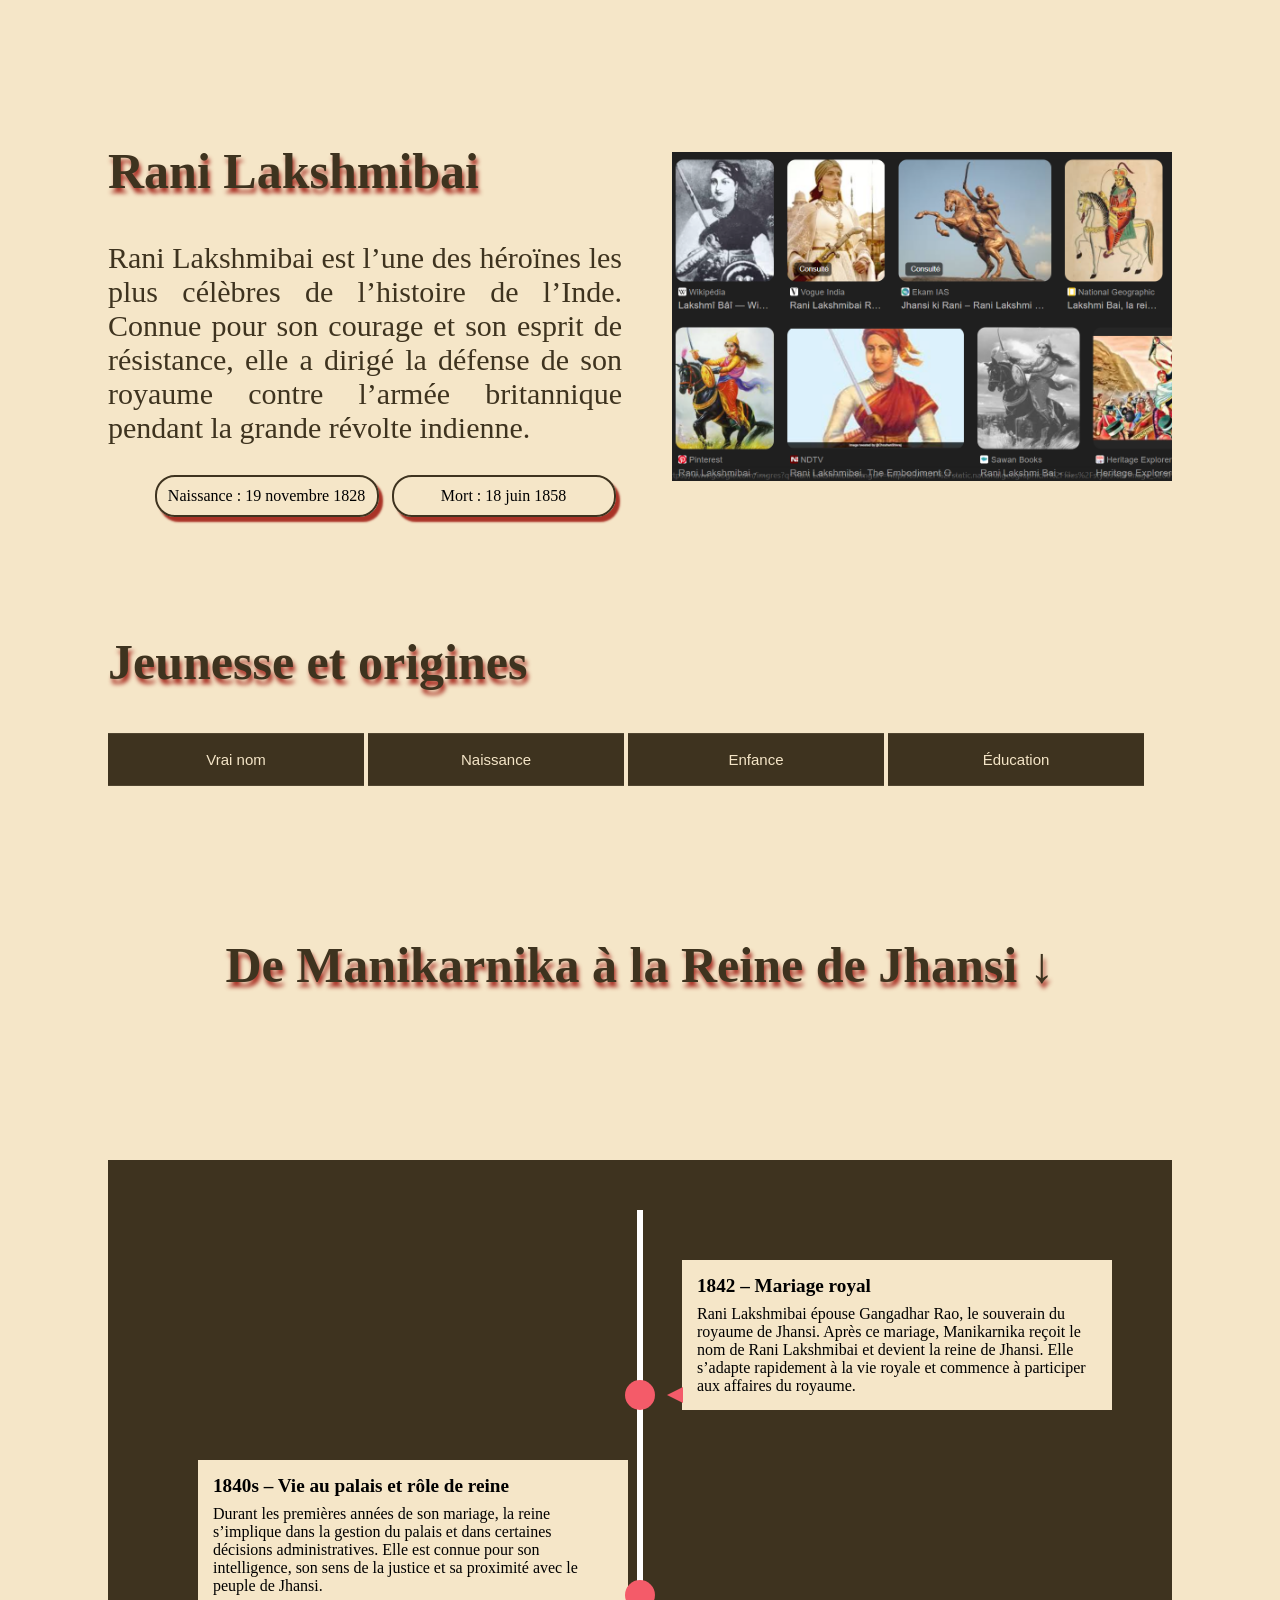
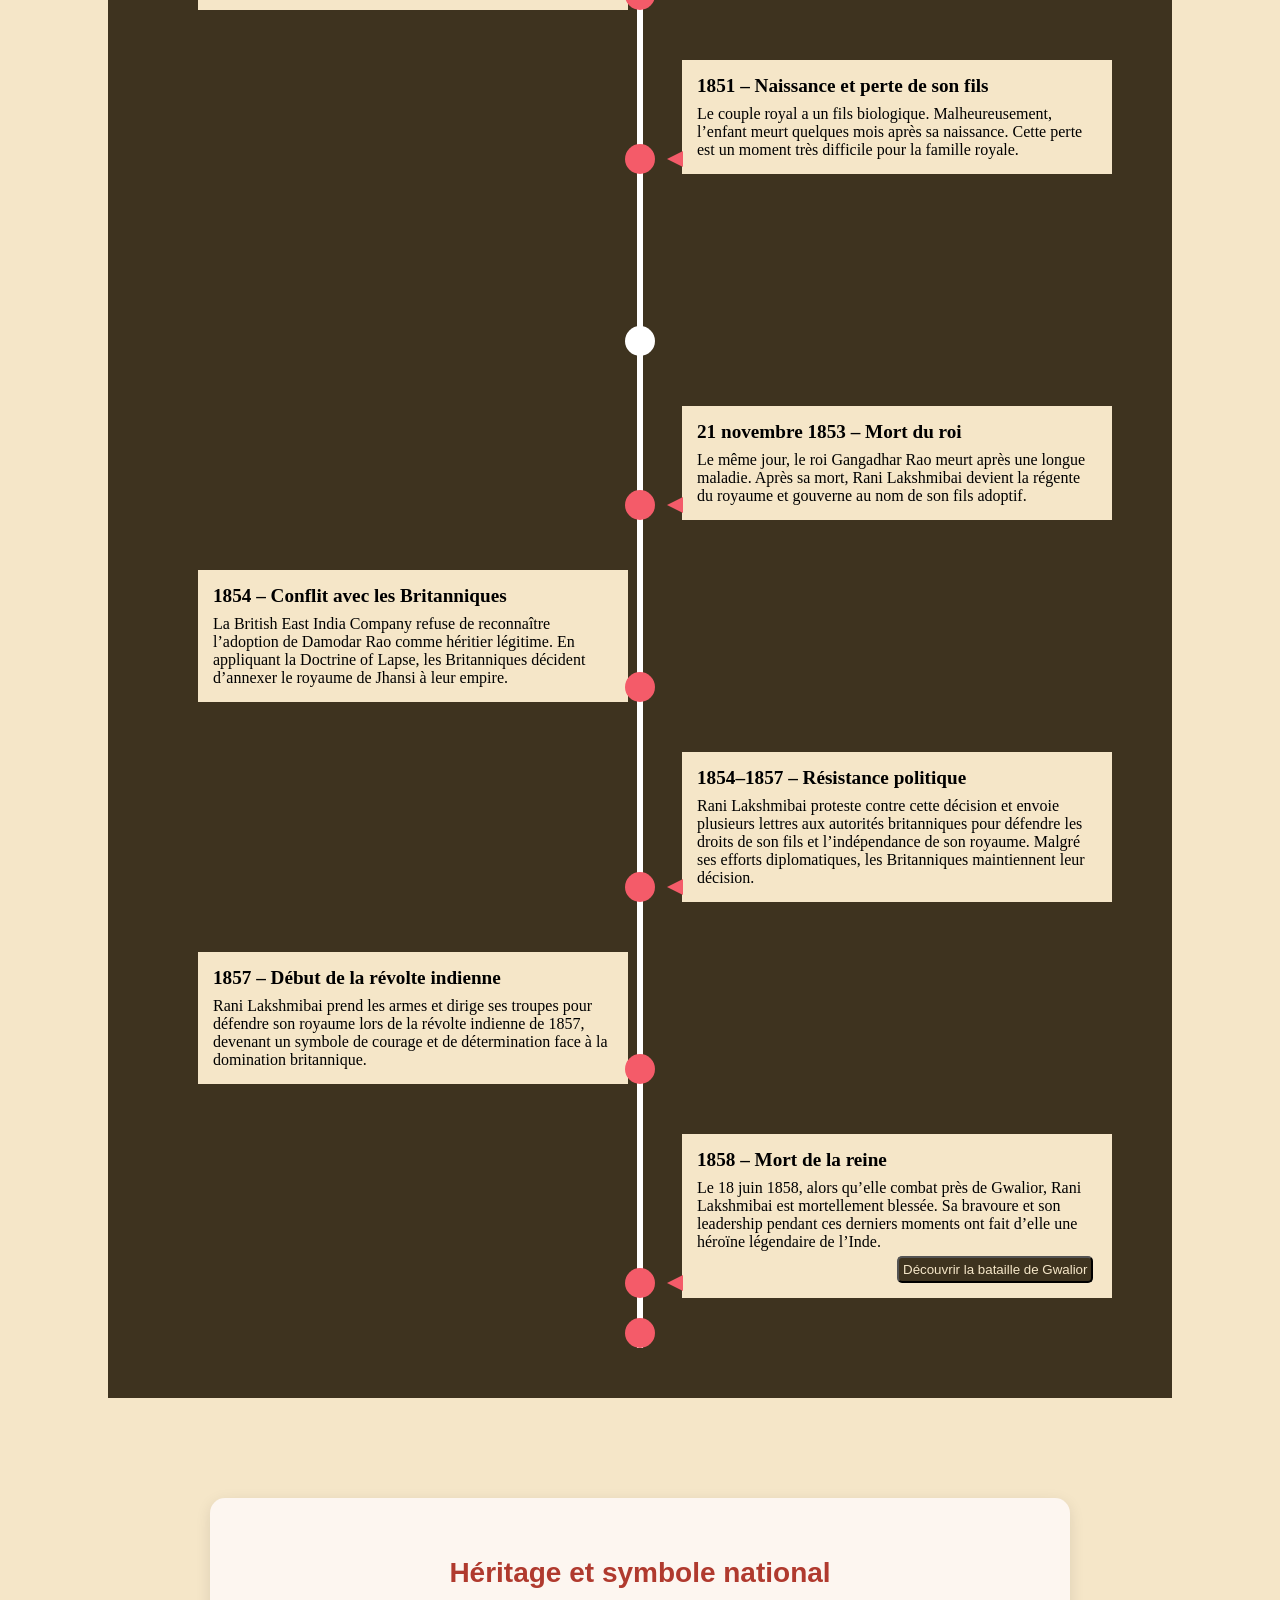
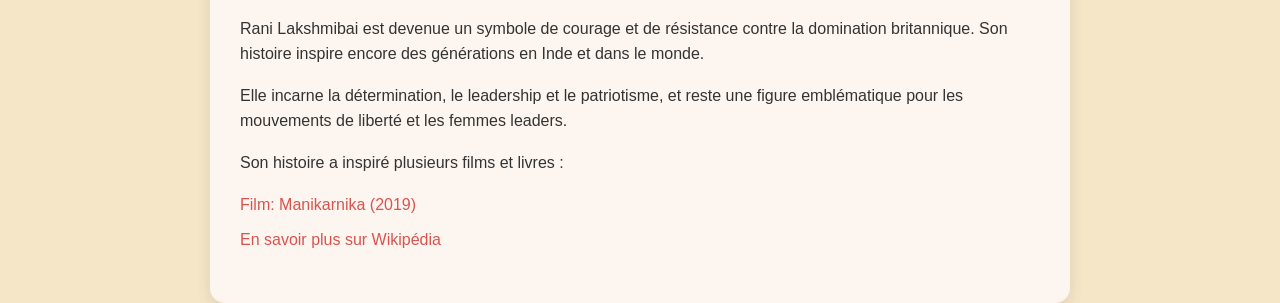
<file: Rani Lakshmibai/Rani Lakshmibai.html>
<!DOCTYPE html>
<html lang="en">

<head>
  <meta charset="UTF-8">
  <meta name="viewport" content="width=device-width, initial-scale=1.0">
  <title>Document</title>
  <link rel="stylesheet" href="Rani Lakshmibai.css">


</head>

<body>
  <section class="hero_section">
    <div>
      <h1>Rani Lakshmibai</h1>
      <p>Rani Lakshmibai est l’une des héroïnes les plus célèbres de l’histoire de l’Inde. Connue pour son courage et
        son esprit de résistance, elle a dirigé la défense de son royaume contre l’armée britannique pendant la grande
        révolte indienne.</p>
      <ul>
        <li>Naissance : 19 novembre 1828</li>
        <li>Mort : 18 juin 1858</li>
      </ul>
    </div>
    <img src="../image/Capture d’écran 2026-03-16 203429.png" alt="" >

  </section>
  <!-- _____jeune et origine____ -->
  <section class="jeune">
    <h1>Jeunesse et origines</h1>
    <button type="button" class="collapsible">Vrai nom</button>
    <div class="content">
      <p>Le vrai nom de Rani Lakshmibai était Manikarnika Tambe, souvent appelée Manu pendant son enfance.</p>
    </div>
    <button type="button" class="collapsible">Naissance</button>
    <div class="content">
      <p>Elle est née le 19 novembre 1828 à Varanasi, une ville très importante sur le plan religieux et culturel en
        Inde.</p>
    </div>
    <button type="button" class="collapsible">Enfance</button>
    <div class="content">
      <p>Après la mort de sa mère alors qu’elle était encore jeune, Manikarnika a grandi avec son père. Elle a passé une
        grande partie de son enfance dans la ville de Bithoor, où elle a développé un caractère fort et indépendant.</p>
    </div>
    <button type="button" class="collapsible">Éducation</button>
    <div class="content">
      <p>Contrairement à beaucoup de filles de son époque, elle a reçu une éducation inhabituelle. Elle a appris :
      <ul>
        <li>l’équitation</li>
        <li>le maniement de l’épée</li>
        <li>le tir à l’arc</li>
        <li>des bases de culture et de religion hindoue</li>
      </ul>
      Ces compétences ont joué un rôle important plus tard lorsqu’elle a dirigé la défense de son royaume..</p>
    </div>

    <!-- ______time vertical____ -->
    <section class="intro">
      <div class="container">
        <h1>De Manikarnika à la Reine de Jhansi &darr;</h1>
      </div>
    </section>

    <section class="timeline">
      <ul>
        <li>
          <div>
            <time>1842 – Mariage royal</time> Rani Lakshmibai épouse Gangadhar Rao, le souverain du royaume de Jhansi.
            Après ce mariage, Manikarnika reçoit le nom de Rani Lakshmibai et devient la reine de Jhansi. Elle s’adapte
            rapidement à la vie royale et commence à participer aux affaires du royaume.
          </div>
        </li>
        <li>
          <div>
            <time>1840s – Vie au palais et rôle de reine</time> Durant les premières années de son mariage, la reine
            s’implique dans la gestion du palais et dans certaines décisions administratives. Elle est connue pour son
            intelligence, son sens de la justice et sa proximité avec le peuple de Jhansi.
          </div>
        </li>
        <li>
          <div>
            <time>1851 – Naissance et perte de son fils</time> Le couple royal a un fils biologique. Malheureusement,
            l’enfant meurt quelques mois après sa naissance. Cette perte est un moment très difficile pour la famille
            royale.
          </div>
        </li>
        <li>
          <div>
            <time>21 novembre 1853 – Adoption de Damodar Rao</time> Peu avant sa mort, le roi adopte un garçon nommé
            Damodar Rao afin qu’il devienne l’héritier du trône de Jhansi. L’adoption est réalisée selon les traditions
            indiennes et en présence de représentants britanniques.
          </div>
        </li>
        <li>
          <div>
            <time>21 novembre 1853 – Mort du roi</time> Le même jour, le roi Gangadhar Rao meurt après une longue
            maladie.
            Après sa mort, Rani Lakshmibai devient la régente du royaume et gouverne au nom de son fils adoptif.
          </div>
        </li>
        <li>
          <div>
            <time>1854 – Conflit avec les Britanniques</time> La British East India Company refuse de reconnaître l’adoption de Damodar Rao comme héritier légitime. En appliquant la Doctrine of Lapse, les Britanniques décident d’annexer le royaume de Jhansi à leur empire.
          </div>
        </li>
        <li>
          <div>
            <time>1854–1857 – Résistance politique</time> Rani Lakshmibai proteste contre cette décision et envoie plusieurs lettres aux autorités britanniques pour défendre les droits de son fils et l’indépendance de son royaume. Malgré ses efforts diplomatiques, les Britanniques maintiennent leur décision.
          </div>
        </li>
        <li>
          <div>
            <time>1857 – Début de la révolte indienne</time> Rani Lakshmibai prend les armes et dirige ses troupes pour défendre son royaume lors de la révolte indienne de 1857, devenant un symbole de courage et de détermination face à la domination britannique.
          </div>
        </li>
        <li>
          <div>
            <time>1858 – Mort de la reine</time> Le 18 juin 1858, alors qu’elle combat près de Gwalior, Rani Lakshmibai est mortellement blessée. Sa bravoure et son leadership pendant ces derniers moments ont fait d’elle une héroïne légendaire de l’Inde. <br>
            <button id="btn">Découvrir la bataille de Gwalior</button>
          </div>
        </li>
        <li>
           
        </li>
      </ul>
    </section>
  </section>
  <section class="heritage">
     
  <h2>Héritage et symbole national</h2>
  <p>Rani Lakshmibai est devenue un symbole de courage et de résistance contre la domination britannique. Son histoire inspire encore des générations en Inde et dans le monde.</p>
  <p>Elle incarne la détermination, le leadership et le patriotisme, et reste une figure emblématique pour les mouvements de liberté et les femmes leaders.</p>
  <p>Son histoire a inspiré plusieurs films et livres :</p>
  <ul>
    <li><a href="https://www.imdb.com/fr/title/tt6903440/" target="_blank">Film: Manikarnika (2019)</a></li>
    <li><a href="https://fr.wikipedia.org/wiki/Rani_Lakshmibai" target="_blank">En savoir plus sur Wikipédia</a></li>
  </ul>
   
  </section>
  <script src="Rani Lakshmibai.js"></script>
  <script src="Rani Lakshmibai1.js"></script>
</body>

</html>
</file>
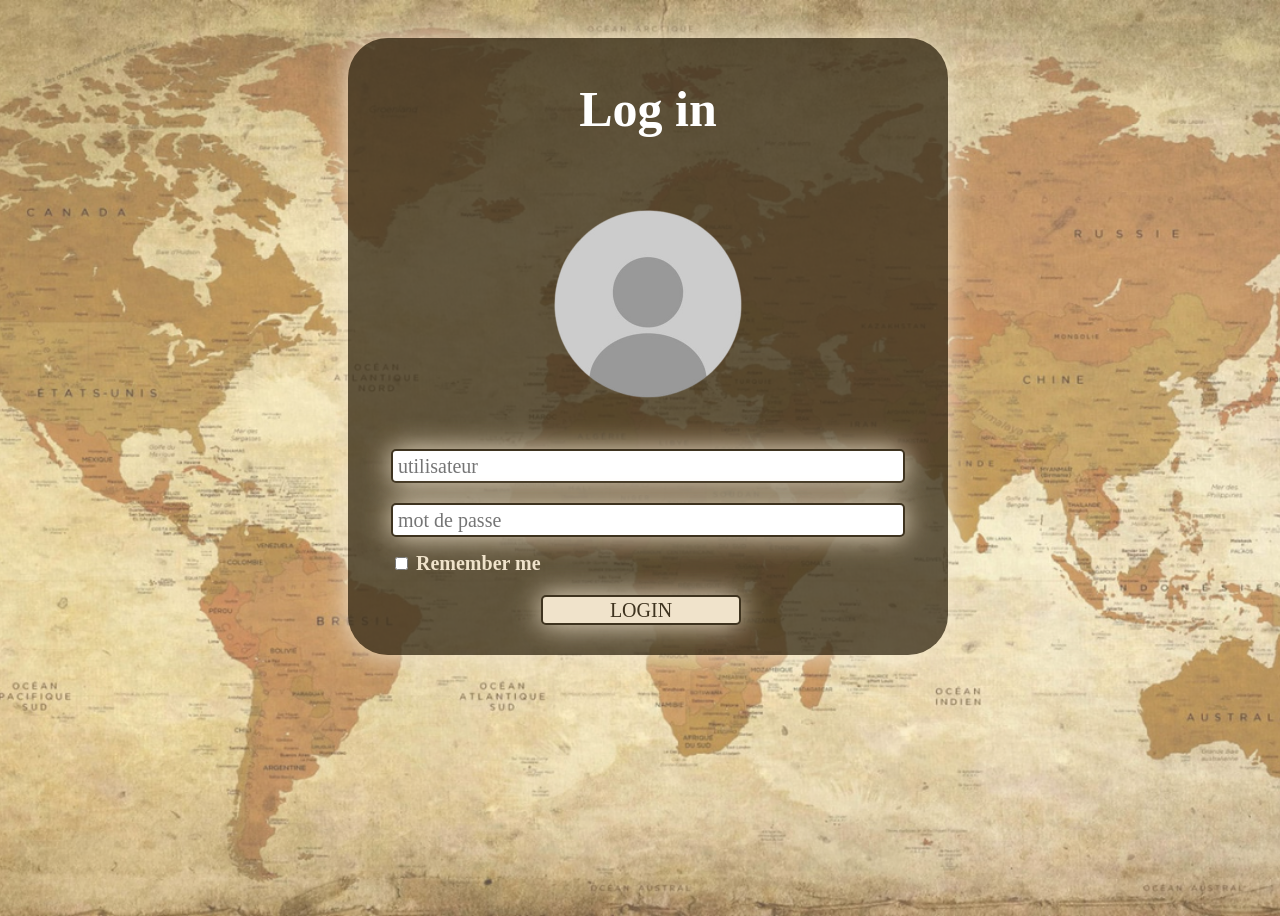
<file: registration/log.html>
<!DOCTYPE html>
<html lang="fr">

<head>
  <meta charset="UTF-8">
  <meta name="viewport" content="width=device-width, initial-scale=1.0">
  <title>Document</title>
  <link rel="stylesheet" href="log.css">
</head>

<body>
  <section class="formulaire">
    <div class="content_form">
      <h1>Log in</h1>
    <img
      src="../image/profile-removebg-preview.png"
      alt="" width="250px" height="250px">
    <form action="">
      <input type="text" placeholder="utilisateur" class="coordoo"id="input1"><br>
      <input type="password" placeholder="mot de passe "class="coordoo" id="input2"><br>
      <label>
        <input type="checkbox"> Remember me
      </label><br>
      <button id="btn_login">LOGIN</button>
    </form>
    </div>
  </section>
<script src="log.js"></script>
</body>

</html>
</file>
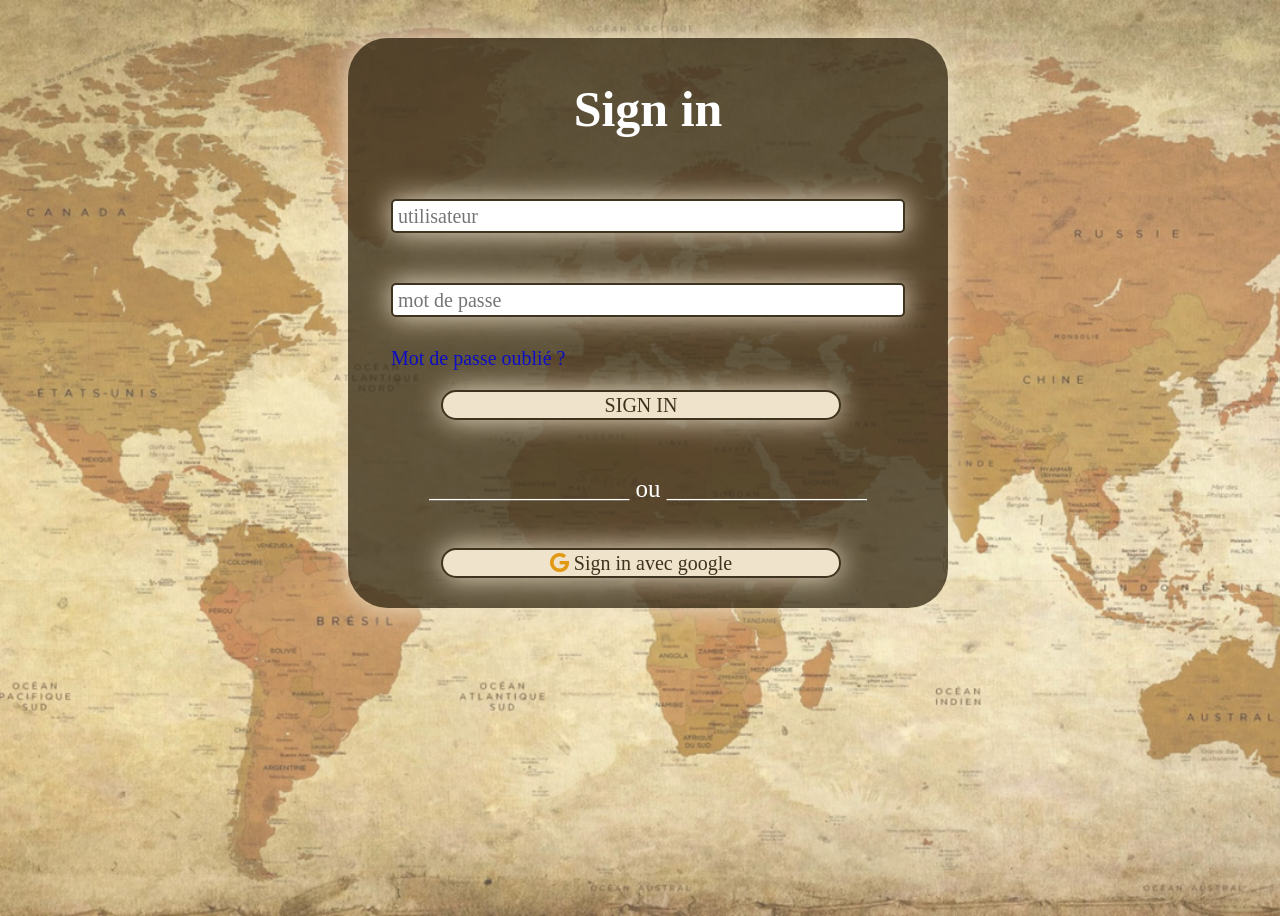
<file: registration/signin.html>
<!DOCTYPE html>
<html lang="fr">

<head>
  <meta charset="UTF-8">
  <meta name="viewport" content="width=device-width, initial-scale=1.0">
  <title>Document</title>
  <link rel="stylesheet" href="signin.css">
  <link rel="stylesheet" href="https://cdnjs.cloudflare.com/ajax/libs/font-awesome/6.5.1/css/all.min.css">
 
</head>

<body>
  <section class="formulaire">
    <div class="content_form">
      <h1>Sign in</h1>
    <form action="">
      <input type="text" placeholder="utilisateur" class="coordoo"id="input1"><br>
      <input type="password" placeholder="mot de passe "class="coordoo" id="input2"><br>
      <a href="">Mot de passe oublié ?</a><br>
       
      <button id="btn_login">SIGN IN</button><br>
      <p>  ________________ ou  ________________</p>
      <button id="btn_login"><i class="fa-brands fa-google"></i>  Sign in avec google</button><br>
    </form>
    </div>
  </section>
<script src="log.js"></script>
</body>

</html>
</file>
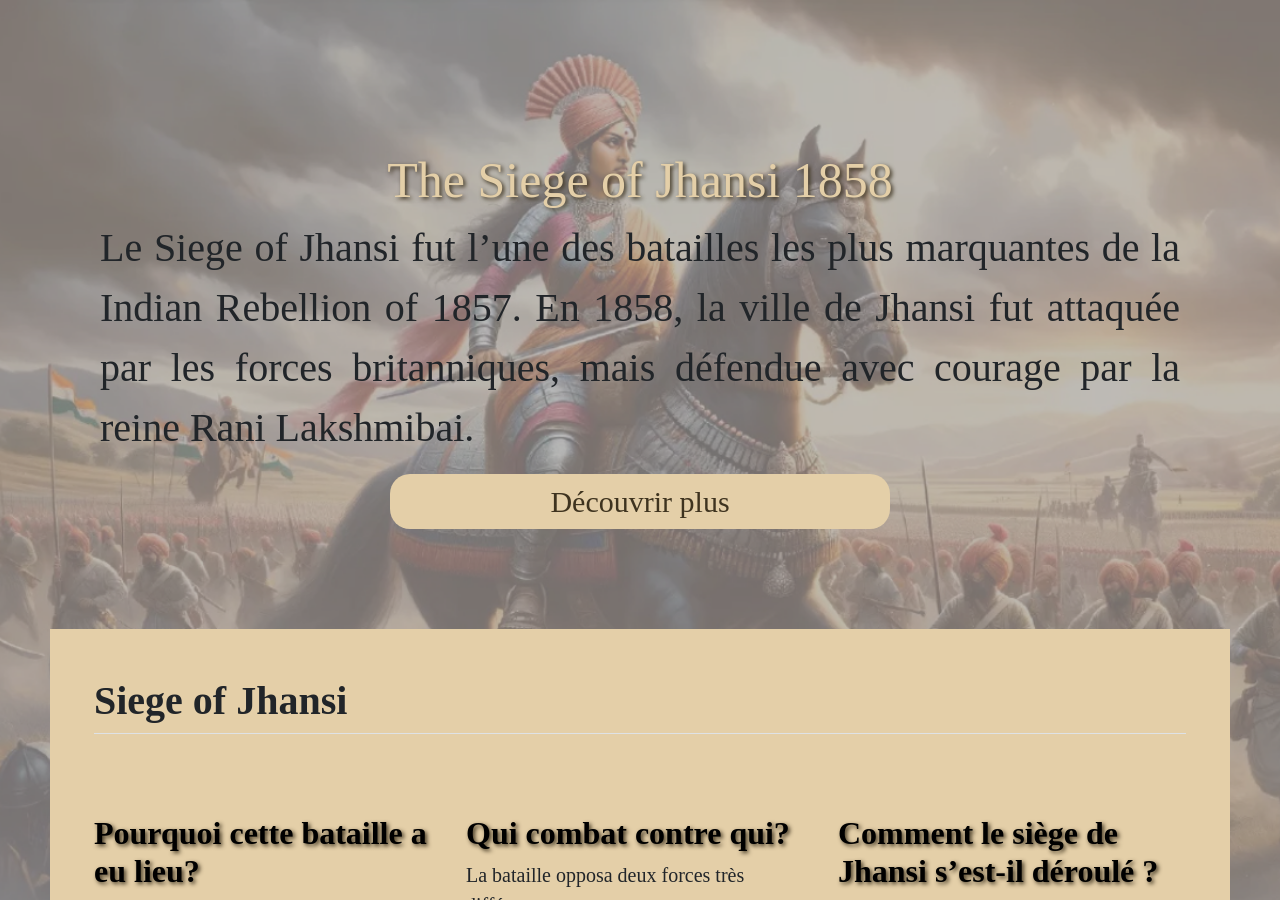
<file: Bataille/Siege de Jhansi/Siege of Jhansi.html>
<!DOCTYPE html>
<html lang="en">

<head>
  <meta charset="UTF-8">
  <meta name="viewport" content="width=device-width, initial-scale=1.0">
  <title>Document</title>
  <link rel="stylesheet" href="Siege of Jhansi.css">
  <link href="https://cdn.jsdelivr.net/npm/bootstrap@5.3.8/dist/css/bootstrap.min.css" rel="stylesheet"
    integrity="sha384-sRIl4kxILFvY47J16cr9ZwB07vP4J8+LH7qKQnuqkuIAvNWLzeN8tE5YBujZqJLB" crossorigin="anonymous">
</head>

<body>
  <main>
    <section class="herosection">
      <h1>The Siege of Jhansi <span>1858</span></h1>
      <p>Le Siege of Jhansi fut l’une des batailles les plus marquantes de la Indian Rebellion of 1857.
        En 1858, la ville de Jhansi fut attaquée par les forces britanniques, mais défendue avec courage par la reine
        Rani
        Lakshmibai.</p>
      <a href="#prq"><button>Découvrir plus</button></a>
    </section>
    <!-- ____section 1 _______ -->
    <section class="pourquoi" id="prq">
      <div class="container px-4 py-5" id="featured-3">
        <h2 class="pb-2 border-bottom">Siege of Jhansi</h2>
        <div class="row g-4 py-5 row-cols-1 row-cols-lg-3">
          <div class="feature col">
            <div class="feature-icon d-inline-flex align-items-center justify-content-center  bg-gradient fs-2 mb-3">
            </div>
            <h3 class="fs-2 text-body-emphasis">Pourquoi cette bataille a eu lieu?</h3>
            <p>Après la mort de son mari, Rani Lakshmibai devint régente du royaume de Jhansi. Elle adopta un fils, Damodar Rao, comme héritier, mais la British East India Company refusa de reconnaître cet héritier légal et tenta d’annexer le royaume.

Le refus de Rani Lakshmibai de céder son territoire entraîna un conflit direct :
<ul>
  <li>La British East India Company voulait contrôler un point stratégique du centre de l’Inde pour renforcer son autorité après la révolte de 1857.</li>
  <li>Rani Lakshmibai souhaitait protéger son peuple, son royaume et l’héritage royal</li>
</ul></p>
          </div>
          <div class="feature col">
            <div class="feature-icon d-inline-flex align-items-center justify-content-center   bg-gradient fs-2 mb-3">
            </div>
            <h3 class="fs-2 text-body-emphasis">Qui combat contre qui?</h3>
            <p>La bataille opposa deux forces très différentes :
              <ul>
                <h4> Forces britanniques</h4>
                <li>Dirigées par Hugh Rose, général expérimenté.</li>
                <li>Armée moderne et bien équipée : artillerie lourde, fusils, canons.</li>
                <li>Tactiques militaires organisées et supérieures en nombre et matériel.</li>
                <h4>Défense de Jhansi</h4>
                <li>Rani Lakshmibai dirige personnellement ses troupes.</li>
                <li>Les défenseurs comprenaient soldats royaux et civils mobilisés pour protéger la ville</li>
                <li>Stratégies de défense : barricades, positions fortifiées sur les murs, défense active des portes et remparts.</li>
                <li>Même avec moins de ressources et un équipement limité, la résistance fut intense et courageuse, faisant d’elle un symbole de leadership.</li>
              </ul>
            </p>
          </div>
          <div class="feature col">
            <div class="feature-icon d-inline-flex align-items-center justify-content-center  bg-gradient fs-2 mb-3">
            </div>
            <h3 class="fs-2 text-body-emphasis">Comment le siège de Jhansi s’est-il déroulé ?</h3>
            <p>
            <ul>
              <li>L’encerclement:
                Les troupes britanniques encerclèrent la ville de Jhansi, coupant les ressources et préparant l’assaut.
              </li>
              <li>Les combats:Des combats intenses éclatèrent. La reine participa activement à la défense, motivant ses
                troupes et organisant la résistance.</li>
              <li>La chute de la ville:Malgré une résistance héroïque, les forces britanniques finirent par pénétrer
                dans la ville.</li>
            </ul>
            </p>
          </div>
        </div>
      </div>
         <div class="container px-4 py-5" id="featured-3">
        
        <div class="row g-4 py-5 row-cols-1 row-cols-lg-3">
          <div class="feature col">
            <div class="feature-icon d-inline-flex align-items-center justify-content-center  bg-gradient fs-2 mb-3">
            </div>
            <h3 class="fs-2 text-body-emphasis">Comment Rani Lakshmibai s’est-elle échappée de Jhansi ?</h3>
            <p>Refusant de se rendre face à l’avancée des troupes britanniques, Rani Lakshmibai décide de fuir la ville assiégée de Jhansi pour continuer la lutte.

Selon les récits historiques, elle s’échappe de la forteresse de nuit, à cheval, en portant son fils adoptif sur son dos. Profitant de la confusion et de l’intensité des combats, elle parvient à traverser les lignes ennemies avec quelques fidèles soldats.

Cette fuite n’est pas une défaite, mais une décision stratégique : elle choisit de préserver ses forces afin de rejoindre d’autres insurgés et poursuivre la résistance contre la British East India Company.</p>
          </div>
          <div class="feature col">
            <div class="feature-icon d-inline-flex align-items-center justify-content-center   bg-gradient fs-2 mb-3">
            </div>
            <h3 class="fs-2 text-body-emphasis">Que s’est-il passé après la prise de Jhansi ?</h3>
            <p>Après plusieurs jours de combats féroces, les forces de la British East India Company réussissent à briser les défenses de la forteresse de Jhansi. Malgré le courage et la stratégie de Rani Lakshmibai, la ville tombe aux mains des Britanniques.
              <ul>
                <h4>Conséquences immédiates</h4>
                <li>Destruction partielle de la ville : les bombardements et les combats ont causé de lourds dégâts aux infrastructures et aux habitations.</li>
                <li>Dispersion des troupes rebelles : certains soldats fidèles à Rani Lakshmibai réussissent à s’échapper pour continuer la résistance ailleurs.</li>
              </ul>
            </p>
          </div>
          <div class="feature col">
            <div class="feature-icon d-inline-flex align-items-center justify-content-center  bg-gradient fs-2 mb-3">
            </div>
            <h3 class="fs-2 text-body-emphasis">Pourquoi cette bataille est-elle célèbre ?</h3>
            <p>
              Le Siege of Jhansi est l’un des épisodes les plus emblématiques de la Indian Rebellion of 1857.
            <ul>
              <li>Elle montre le courage et la détermination de Rani Lakshmibai face à une armée mieux équipée et plus nombreuse.
              </li>
              <li>La défense acharnée de Jhansi par ses habitants et ses troupes est devenue un symbole de résistance populaire contre la domination coloniale.</li>
              <li>Même après la chute de la ville, le récit de la bravoure de Lakshmibai a inspiré des générations d’Indiens à se battre pour la liberté.</li>
              <li>La bataille est souvent citée dans les livres, films et récits historiques comme exemple de leadership et de stratégie militaire courageuse.</li>
            </ul>
            </p>
          </div>
        </div>
      </div>
    </section>
  </main>
  <script src="https://cdn.jsdelivr.net/npm/bootstrap@5.3.8/dist/js/bootstrap.bundle.min.js"
    integrity="sha384-FKyoEForCGlyvwx9Hj09JcYn3nv7wiPVlz7YYwJrWVcXK/BmnVDxM+D2scQbITxI"
    crossorigin="anonymous"></script>
</body>

</html>
</file>
<file: Rani Lakshmibai/Rani Lakshmibai.css>
body{
 background-color: #f5e6c8;
 height: 100vh;
 }
.hero_section{
  display: flex;
  flex-direction: row;
  margin: 100px;
  justify-content: space-between;
  gap: 50px;
  align-items: center;
 }
 .hero_section img{
  width:500px;
  height:"auto";
 }
 .hero_section h1{
  font-size: 50px;
  text-shadow: 2px 5px 4px #a93226;
  color: #3e331f;
 }
 
.hero_section p{
  font-size: 30px;
  text-align: justify;
  color: #3e331f;
}
.hero_section ul {
  display: flex;
  flex-direction: row;
  list-style: none;
  justify-content: space-around;
  text-align: center;
}
.hero_section li{
  border: 2px solid #3e331f;
  padding: 10px;
  width: 200px;
  border-radius: 20px;
  box-shadow: 4px 5px 2px #a93226;
   
}

/* __________jeune et origine______ */
.jeune{
  margin: 100px;
}
.jeune h1{
font-size: 50px;
text-shadow: 2px 5px 4px #a93226;
color: #3e331f;
}
/* Style the button that is used to open and close the collapsible content */
.collapsible {
  background-color: #3e331f;
  color: #f5e6c8;
  cursor: pointer;
  padding: 18px;
  width: 20vw;
  border: none;
  outline: none;
  font-size: 15px;
  text-align: center;
  transform: rotateX(5deg);

  /* transition douce */
  transition: background-color 0.4s ease, transform 0.4s ease, box-shadow 0.4s ease;
}

/* hover ou active */
.active,
.collapsible:hover {
  background-color: #5d4f35;
  transform: rotateX(0deg) scale(1.05);
  box-shadow: 0 10px 20px rgba(0,0,0,0.3);
}

/* Style the collapsible content. Note: hidden by default */
.content {
  padding: 0 18px;
  display: none;
  overflow: hidden;
  background-color: #f1f1f1;
}

/* ______time vertical__ */
/* * INTRO SECTION
–––––––––––––––––––––––––––––––––––––––––––––––––– */ 

.intro {
  background:#f5e6c8;
  padding: 100px 0;
}

.container {
  width: 90%;
  max-width: 1200px;
  margin: 0 auto;
  text-align: center;
}

h1 {
  font-size: 2.5rem;
}


/* TIMELINE
–––––––––––––––––––––––––––––––––––––––––––––––––– */

.timeline ul {
  background: #3e331f;
  padding: 50px 0;
}

.timeline ul li {
  list-style-type: none;
  position: relative;
  width: 6px;
  margin: 0 auto;
  padding-top: 50px;
  background: #fff;
}

.timeline ul li::after {
  content: "";
  position: absolute;
  left: 50%;
  bottom: 0;
  transform: translateX(-50%);
  width: 30px;
  height: 30px;
  border-radius: 50%;
  background: inherit;
  z-index: 1;
}

.timeline ul li div {
  position: relative;
  bottom: 0;
  width: 400px;
  padding: 15px;
  background: #f5e6c8;
}

.timeline ul li div::before {
  content: "";
  position: absolute;
  bottom: 7px;
  width: 0;
  height: 0;
  border-style: solid;
}

.timeline ul li:nth-child(odd) div {
  left: 45px;
}

.timeline ul li:nth-child(odd) div::before {
  left: -15px;
  border-width: 8px 16px 8px 0;
  border-color: transparent #f45b69 transparent transparent;
}

.timeline ul li:nth-child(even) div {
  left: -439px;
}

.timeline ul li:nth-child(even) div::before {
  right: -15px;
  border-width: 8px 0 8px 16px;
  border-color: transparent transparent transparent #f45b69;
}

time {
  display: block;
  font-size: 1.2rem;
  font-weight: bold;
  margin-bottom: 8px;
}
#btn{
background-color: #3e331f;
color: #f5e6c8;
cursor: pointer;
border-radius: 5px;
padding: 4px;
text-align: center;
margin-top: 5px;
margin-left: 50%;
}

/* EFFECTS
–––––––––––––––––––––––––––––––––––––––––––––––––– */

.timeline ul li::after {
  transition: background 0.5s ease-in-out;
}

.timeline ul li.in-view::after {
  background: #f45b69;
}

.timeline ul li div {
  visibility: hidden;
  opacity: 0;
  transition: all 0.5s ease-in-out;
}

.timeline ul li:nth-child(odd) div {
  transform: translate3d(200px, 0, 0);
}

.timeline ul li:nth-child(even) div {
  transform: translate3d(-200px, 0, 0);
}

.timeline ul li.in-view div {
  transform: none;
  visibility: visible;
  opacity: 1;
}

/* ________héritage_________ */
.heritage {
  max-width: 800px;       
  margin: 90px auto;     
  padding: 30px;
  background-color: #fdf6f0;  
  border-radius: 15px;     
  box-shadow: 0 4px 15px rgba(0,0,0,0.1);  
  font-family: 'Segoe UI', Tahoma, Geneva, Verdana, sans-serif;
  line-height: 1.6;
   
}

.heritage h2 {
  text-align: center;
  color: #b03a2e;          
  font-size: 28px;
  margin-bottom: 20px;
}

.heritage p {
  font-size: 16px;
  color: #333;
  margin-bottom: 15px;
}

.heritage ul {
  list-style-type: none;   
  padding-left: 0;
  margin-bottom: 20px;
}

.heritage ul li {
  margin-bottom: 10px;
}

.heritage ul li a {
  color: #d9534f;        
  text-decoration: none;
  font-weight: 500;
  transition: color 0.3s;
}

.heritage ul li a:hover {
  color: #a93226;       
  text-decoration: underline;
}

.heritage .btn {
  display: inline-block;
  padding: 10px 20px;
  background-color: #d9534f;
  color: #fff;
  border-radius: 5px;
  text-decoration: none;
  font-weight: bold;
  transition: background 0.3s;
}

.heritage .btn:hover {
  background-color: #a93226;
}

/* GENERAL MEDIA QUERIES
–––––––––––––––––––––––––––––––––––––––––––––––––– */

@media screen and (max-width: 900px) {
  .timeline ul li div {
    width: 250px;
  }
  .timeline ul li:nth-child(even) div {
    left: -289px;
    /*250+45-6*/
  }
}

@media screen and (max-width: 600px) {
  .timeline ul li {
    margin-left: 20px;
  }
  .timeline ul li div {
    width: calc(100vw - 91px);
  }
  .timeline ul li:nth-child(even) div {
    left: 45px;
  }
  .timeline ul li:nth-child(even) div::before {
    left: -15px;
    border-width: 8px 16px 8px 0;
    border-color: transparent #f45b69 transparent transparent;
  }
}


/* EXTRA/CLIP PATH STYLES
–––––––––––––––––––––––––––––––––––––––––––––––––– */
.timeline-clippy ul li::after {
  width: 40px;
  height: 40px;
  border-radius: 0;
}

.timeline-rhombus ul li::after {
  clip-path: polygon(50% 0%, 100% 50%, 50% 100%, 0% 50%);
}

.timeline-rhombus ul li div::before {
  bottom: 12px;
}

.timeline-star ul li::after {
  clip-path: polygon(
    50% 0%,
    61% 35%,
    98% 35%,
    68% 57%,
    79% 91%,
    50% 70%,
    21% 91%,
    32% 57%,
    2% 35%,
    39% 35%
  );
}

.timeline-heptagon ul li::after {
  clip-path: polygon(
    50% 0%,
    90% 20%,
    100% 60%,
    75% 100%,
    25% 100%,
    0% 60%,
    10% 20%
  );
}

.timeline-infinite ul li::after {
  animation: scaleAnimation 2s infinite;
}

@keyframes scaleAnimation {
  0% {
    transform: translateX(-50%) scale(1);
  }
  50% {
    transform: translateX(-50%) scale(1.25);
  }
  100% {
    transform: translateX(-50%) scale(1);
  }
}

/* _____resposive_________ */
@media (min-width: 576px) and (max-width: 768px) {

  body {
    height: auto;
  }

  /* HERO */
  .hero_section {
    flex-direction: column;
    margin: 50px;
    gap: 30px;
    text-align: center;
  }

  .hero_section h1 {
    font-size: 36px;
  }

  .hero_section p {
    font-size: 20px;
  }

  .hero_section ul {
    flex-direction: column;
    gap: 15px;
  }

  .hero_section li {
    width: 70%;
    margin: 0 auto;
  }

  /* JEUNE */
  .jeune {
    margin: 50px;
  }
  .jeune button{
    margin: 20px;
  }

  .jeune h1 {
    font-size: 36px;
    text-align: center;
  }

  /* COLLAPSIBLE */
  .collapsible {
    width: 60%;
    margin: 0 auto;
  }

  /* TIMELINE */
  .timeline ul li div {
    width: 300px;
  }

  /* HERITAGE */
  .heritage {
    margin: 50px;
  }

}
@media (max-width: 576px) {

  body {
    height: auto;
  }

  /* HERO */
  .hero_section {
    flex-direction: column;
    margin: 30px;
    gap: 20px;
    text-align: center;
  }
  .hero_section img{
  width:400px;
  height:"auto";
 }

  .hero_section h1 {
    font-size: 28px;
  }

  .hero_section p {
    font-size: 16px;
    text-align: center;
  }

  .hero_section ul {
    flex-direction: column;
    gap: 10px;
  }

  .hero_section li {
    width: 100%;
  }

  /* JEUNE */
  .jeune {
    margin: 30px;
  }

  .jeune h1 {
    font-size: 28px;
    text-align: center;
  }

  /* COLLAPSIBLE */
  .collapsible {
    width: 100%;
    font-size: 14px;
  }

  /* TIMELINE */
  .timeline ul li div {
    width: calc(100vw - 60px);
  }

  /* HERITAGE */
  .heritage {
    margin: 30px;
    padding: 20px;
  }

  .heritage h2 {
    font-size: 22px;
  }

  .heritage p {
    font-size: 14px;
  }

}
</file>
<file: registration/log.css>
body{
  background-image: url("../image/carte du monde.png");
  background-repeat: no-repeat;
  background-size: cover;
  background-position: center;
  width: 100%;
  height: 100vh;
  overflow-y: hidden;
  overflow-x: hidden;
}
.formulaire{
  display: flex;
  flex-direction: column;
  justify-content: center;
  align-items: center;
  padding-top: 30px;
  
}
.coordoo{
  width: 500px;
  height: 20px;
  border: 2px solid #3e331f;
  font-size: 20px;
  padding: 5px;
  font-family: 'Times New Roman', Times, serif;
  color: #3e331f;
  box-shadow: 0px 0px 28px #f0e3cb;
  border-radius: 5px;
}
input{
  margin-top: 20px;
}
label{
  font-family: 'Times New Roman', Times, serif;
    font-size: 20px;
    color: #f0e3cb;
    font-weight: bolder;
}
#btn_login{
  width: 200px;
  margin-top: 20px;
  height: 30px;
  border: 2px solid #3e331f;
  font-size: 20px;
  font-family: 'Times New Roman', Times, serif;
  cursor: pointer;
  background-color: #f0e3cb;
  color:  #3e331f;
  margin-left: 150px;
  margin-bottom: 30px;
   border-radius: 5px;
   box-shadow: 0px 0px 28px #f0e3cb;
}
#btn_login:hover{
  background-color: #ece1cd;
  color: #3e331f;
  transform: skewY(0.5deg);
}
.content_form{
  display: flex;
  flex-direction: column;
  justify-content: center;
  align-items: center;
  width: 600px;
  height: auto;
  background-color: rgb(62, 51, 31,0.8);
  border-radius: 40px;
  box-shadow: 0px 0px 28px #f0e3cb;
}
h1{
  color: white;
  font-size: 50px;
  text-align: center;
}
/* ------responsive------------ */
/*  petit appareil mobile */
@media(min-width :576px)and (max-width:768px){
 .content_form{
  width: 500px;
}
.coordoo{
  width: 400px;
}
#btn_login{
   margin-left: 100px;
}
}
/* ___extra small____ */
@media(max-width :576px){
.content_form{
  width: 400px;
}
.coordoo{
  width: 200px;
}
#btn_login{
   margin-left: 50px;
}
}
</file>
<file: registration/signin.css>
body{
  background-image: url("../image/carte du monde.png");
  background-repeat: no-repeat;
  background-size: cover;
  background-position: center;
  width: 100%;
  height: 100vh;
  overflow-y: hidden;
  overflow-x: hidden;
}
.formulaire{
  display: flex;
  flex-direction: column;
  justify-content: center;
  align-items: center;
  padding-top: 30px;
  
}
.coordoo{
  width: 500px;
  height: 20px;
  border: 2px solid #3e331f;
  font-size: 20px;
  padding: 5px;
  font-family: 'Times New Roman', Times, serif;
  color: #3e331f;
  box-shadow: 0px 0px 28px #f0e3cb;
  border-radius: 5px;
}
input{
  margin-top: 20px;
   margin-bottom: 30px;
}
 
#btn_login{
  width: 400px;
  margin-top: 20px;
  height: 30px;
  border: 2px solid #3e331f;
  font-size: 20px;
  font-family: 'Times New Roman', Times, serif;
  cursor: pointer;
  background-color: #f0e3cb;
  color:  #3e331f;
  margin-left: 50px;
  margin-bottom: 30px;
   border-radius: 45px;
   box-shadow: 0px 0px 28px #f0e3cb;
}
#btn_login:hover{
  background-color: #ece1cd;
  color: #3e331f;
  transform: skewY(0.5deg);
}
.content_form{
  display: flex;
  flex-direction: column;
  justify-content: center;
  align-items: center;
  width: 600px;
  height: auto;
  background-color: rgb(62, 51, 31,0.8);
  border-radius: 40px;
  box-shadow: 0px 0px 28px #f0e3cb;
}
h1{
  color: white;
  font-size: 50px;
  text-align: center;
}
a{
  font-size: 20px;
  color: rgb(12, 12, 194);
  text-decoration: none;
  padding-top: 20px;
}
.formulaire p{
  text-align: center;
  color: white;
  font-size: 25px;
}
i{
   color: #e19913;
}
/* ------responsive------------ */
/*  petit appareil mobile */
@media(min-width :576px)and (max-width:768px){
.content_form{
  width: 500px;
}
.coordoo{
  width: 400px;
 
}
#btn_login{
  margin-left: 20px;
}
}
/* ___extra small____ */
@media(max-width :576px){
.content_form{
  width: 400px;
  padding: 10px;
}
.coordoo{
  width: 300px;
 
}
#btn_login{
  margin-left: 10px;
}
}
</file>
<file: Bataille/Siege de Jhansi/Siege of Jhansi.css>
main{
  background-image: url("../../image/acueil\ bataille\ de\ jansi.png");
  background-repeat: no-repeat;
  background-size: cover;
  background-position: center;
  width: 100%;
  height: 100vh;
  overflow-x: hidden;
  font-family: 'Times New Roman', Times, serif;

}
.herosection{
  display: flex;
  flex-direction: column;
  justify-content: center;
  align-items: center;
  margin: 100px;
}
.herosection h1{
  font-size: 50px;
  text-align: center;
  color: #e4cfa8;
  padding-top: 50px;
  text-shadow: 2px 2px 4px #3e331f;
}
.herosection p{
  font-size: 40px;
  text-align: justify;

}
.herosection button{
  font-size: 30px;
  border-radius: 20px;
  background-color: #e4cfa8;
  color: #3e331f;
  width: 500px;
  padding: 5px;
  border: none;
  cursor: pointer;
  font-family: 'Times New Roman', Times, serif;
}
/* ____section 1_____ */
.pourquoi{
  background-color: #e4cfa8;
  width: auto;height: auto;
  margin: 100px 50px;
}
.pourquoi h2{
  font-size: 40px;
  font-weight: bold;
}
.pourquoi h3{
  font-size: 30px;
  font-weight: bold;
  color: #3e331f;
  text-shadow: 2px 2px 4px #3e331f;
}
.pourquoi p{
  font-size: 20px;
   
}
li{
  font-size: 20px;
}
 
ul h4{
  font-weight: bold;
}
/* ------responsive------------ */
/*  petit appareil mobile */
@media(min-width :576px)and (max-width:768px){
  .herosection{
  margin: 50px;
}
 .herosection h1{
  font-size: 40px;
}
.herosection p{
  font-size: 30px;
}
.herosection button{
  font-size: 20px;
  width: 200px;
}
.pourquoi{
  margin: 80px 40px;
}
.pourquoi h2{
  font-size: 30px;
   
}
.pourquoi h3{
  font-size: 20px;
 
}
.pourquoi p{
  font-size: 25px;
   
}
}
/* ___extra small____ */
@media(max-width :576px){
 .herosection{
  margin: 30px;
}
 .herosection h1{
  font-size: 30px;
}
.herosection p{
  font-size: 20px;
}
.herosection button{
  font-size: 20px;
  width: 200px;
}
.pourquoi{
  margin: 60px 40px;
}
.pourquoi h2{
  font-size: 20px;
   
}
.pourquoi h3{
  font-size: 25px;
 
}
.pourquoi p{
  font-size: 25px;
   
}
}
</file>
